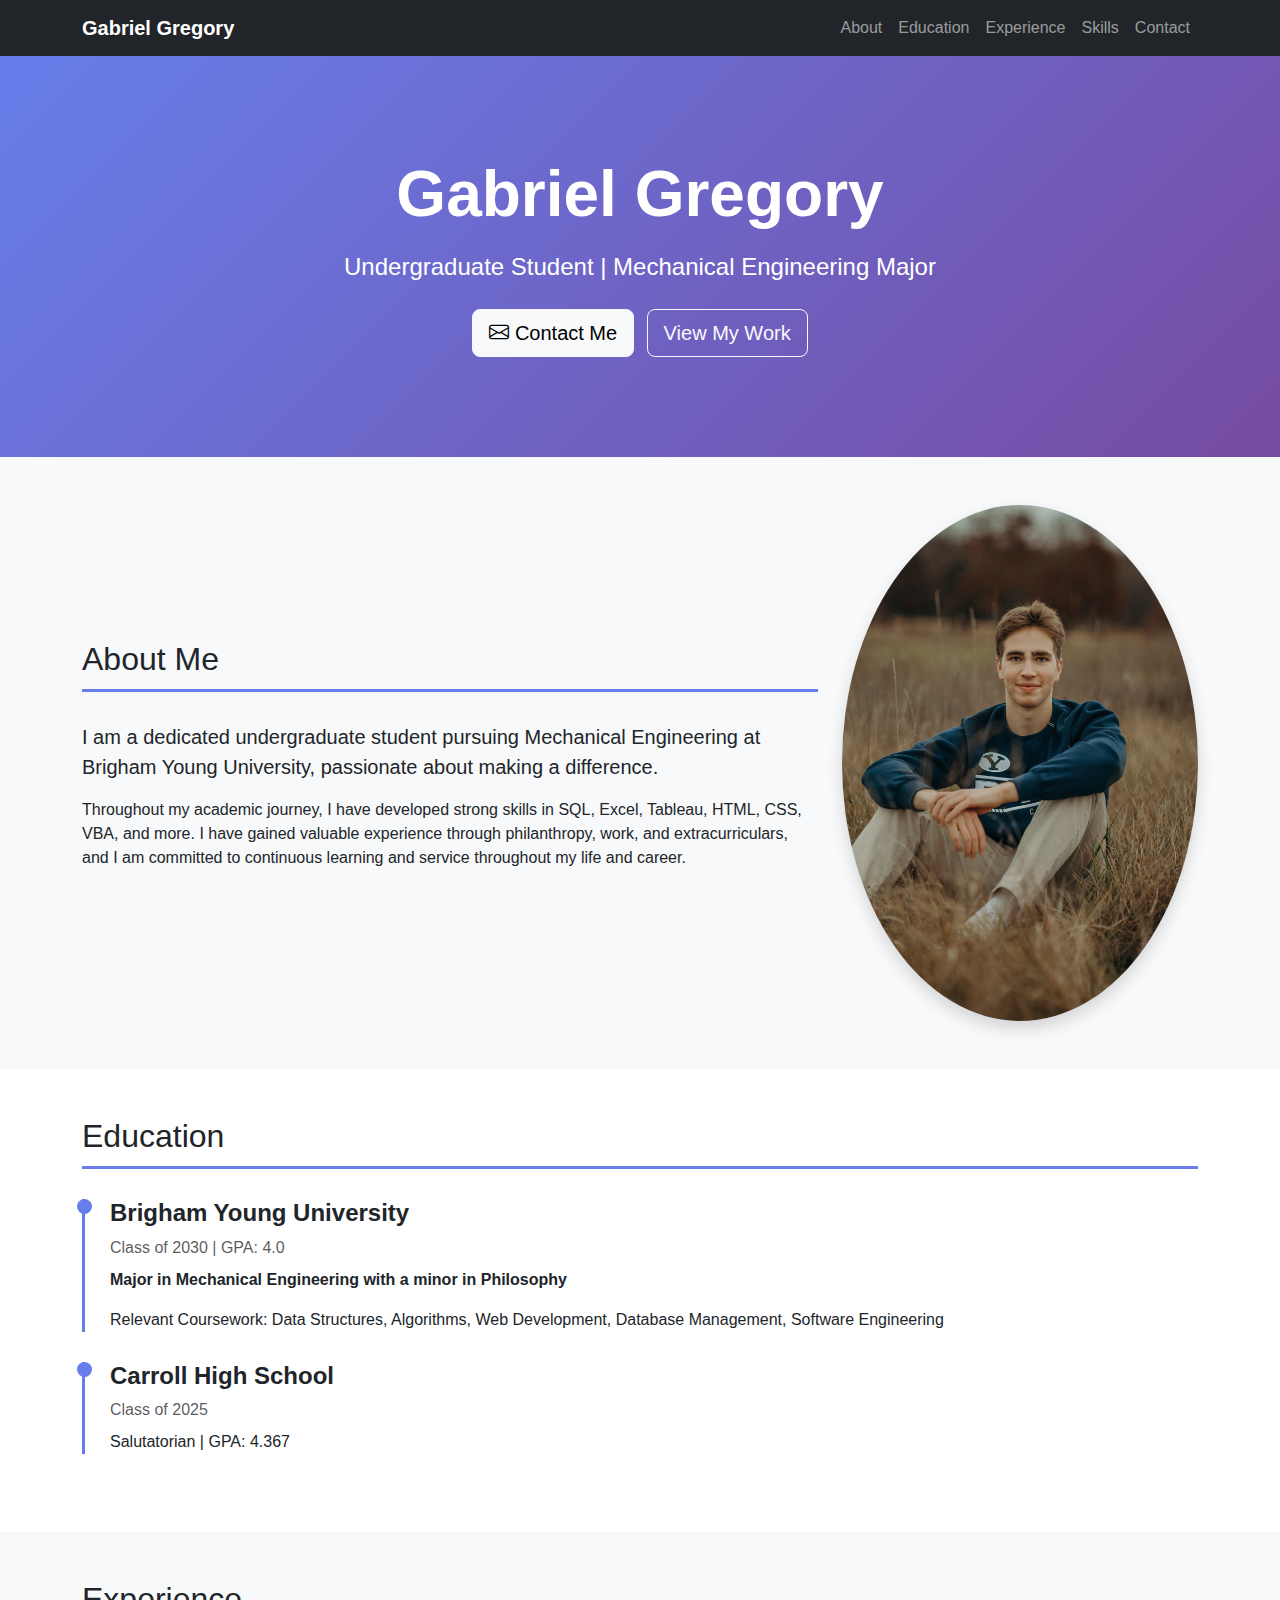
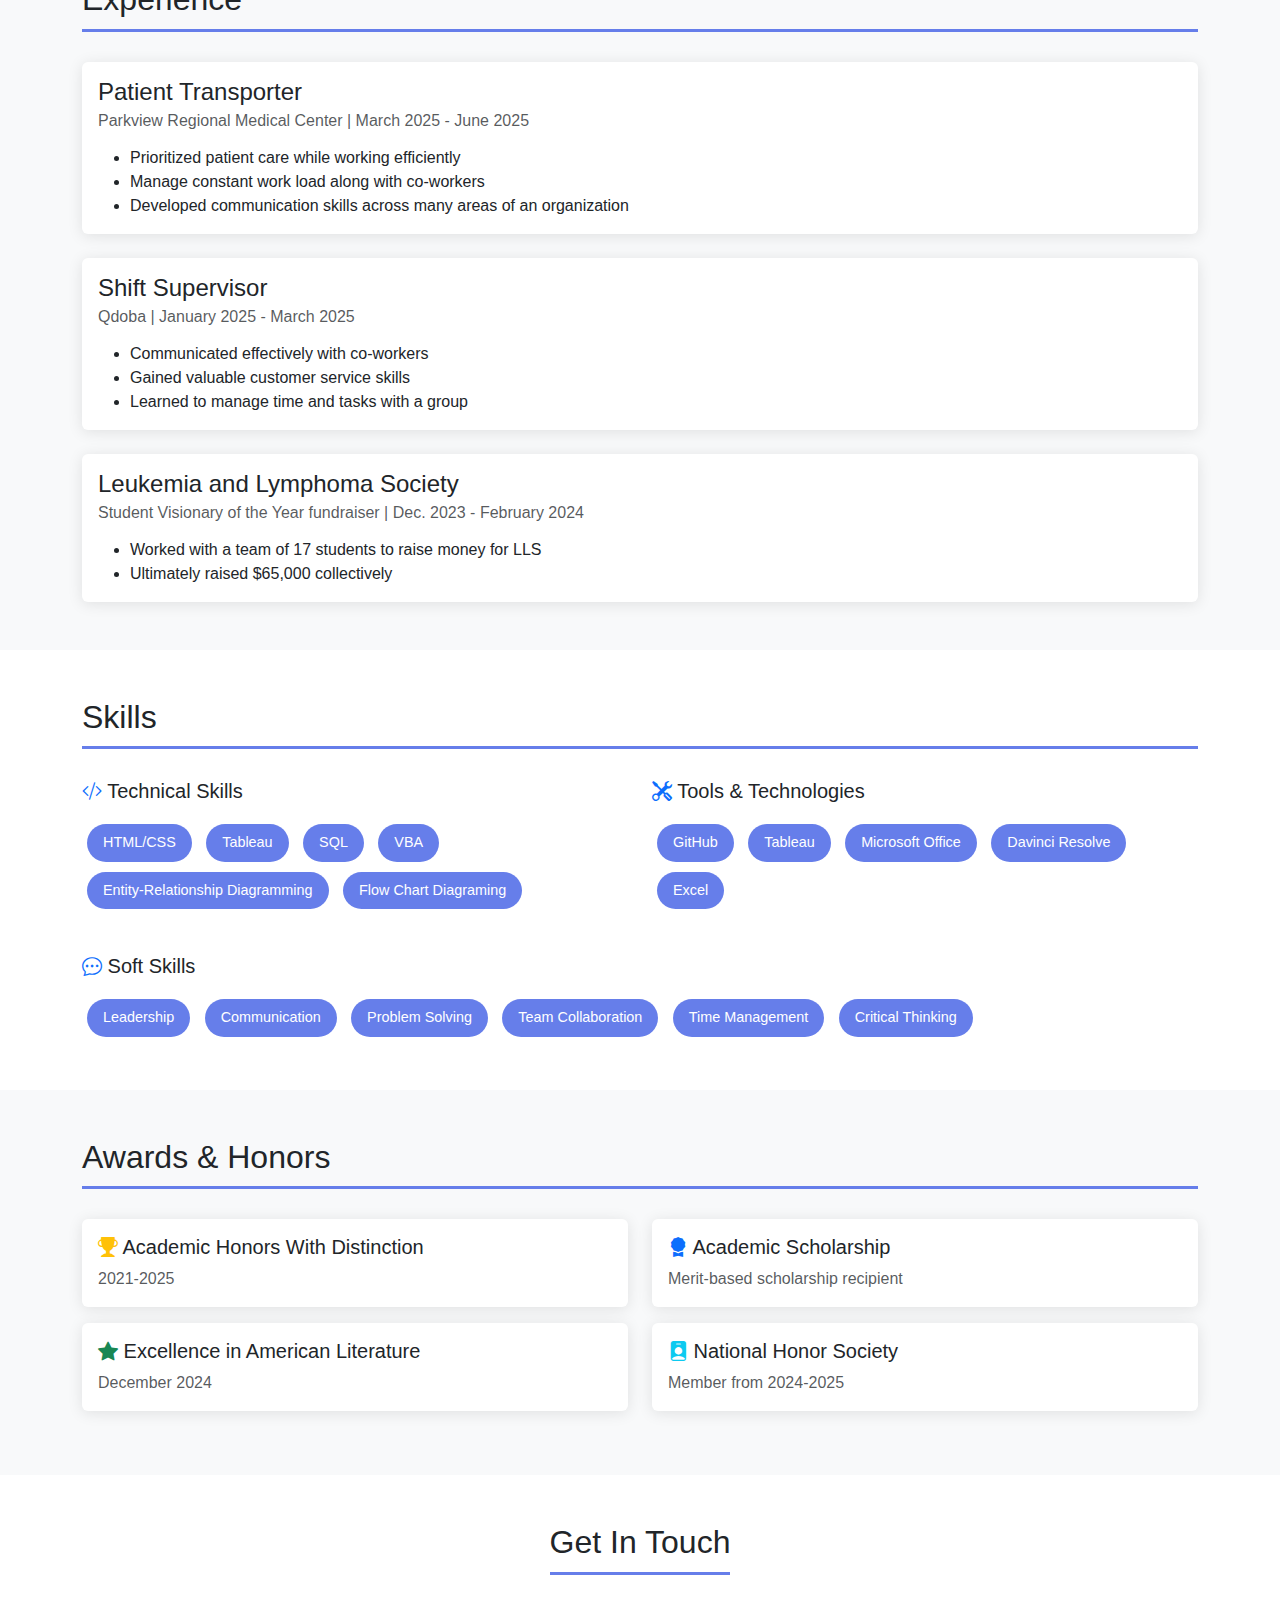
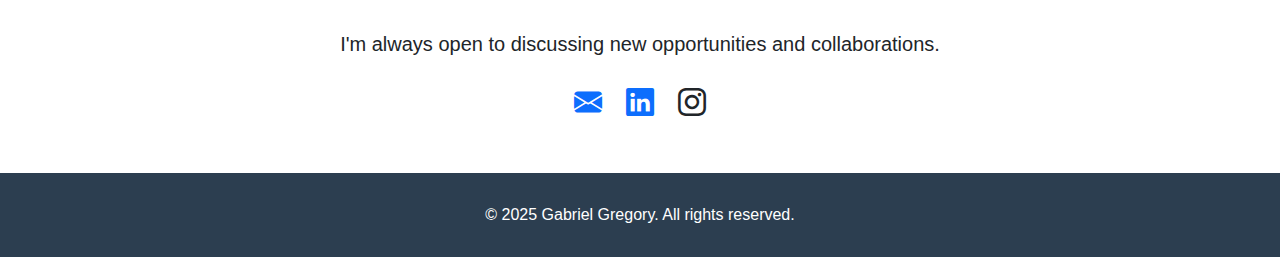
<file: index.html>
<!DOCTYPE html>
<html lang="en">
<head>
    <meta charset="UTF-8">
    <meta name="viewport" content="width=device-width, initial-scale=1.0">
    <title>Gabriel Gregory - Professional Portfolio</title>
    <!-- Bootstrap CSS -->
    <link href="https://cdn.jsdelivr.net/npm/bootstrap@5.3.0/dist/css/bootstrap.min.css" rel="stylesheet">
    <!-- Bootstrap Icons -->
    <link rel="stylesheet" href="https://cdn.jsdelivr.net/npm/bootstrap-icons@1.10.0/font/bootstrap-icons.css">
    <style>
        body {
            font-family: 'Segoe UI', Tahoma, Geneva, Verdana, sans-serif;
        }
        .hero-section {
            background: linear-gradient(135deg, #667eea 0%, #764ba2 100%);
            color: white;
            padding: 100px 0;
        }
        .section-title {
            border-bottom: 3px solid #667eea;
            padding-bottom: 10px;
            margin-bottom: 30px;
        }
        .skill-badge {
            display: inline-block;
            background: #667eea;
            color: white;
            padding: 8px 16px;
            border-radius: 20px;
            margin: 5px;
            font-size: 0.9em;
        }
        .timeline-item {
            border-left: 3px solid #667eea;
            padding-left: 25px;
            margin-bottom: 30px;
            position: relative;
        }
        .timeline-item::before {
            content: '';
            position: absolute;
            left: -8px;
            top: 0;
            width: 15px;
            height: 15px;
            background: #667eea;
            border-radius: 50%;
        }
        .card {
            border: none;
            box-shadow: 0 2px 15px rgba(0,0,0,0.1);
            transition: transform 0.3s ease;
        }
        .card:hover {
            transform: translateY(-5px);
        }
        footer {
            background: #2c3e50;
            color: white;
            padding: 30px 0;
        }
    </style>
</head>
<body>
    <!-- Navigation -->
    <nav class="navbar navbar-expand-lg navbar-dark bg-dark sticky-top">
        <div class="container">
            <a class="navbar-brand" href="#"><strong>Gabriel Gregory</strong></a>
            <button class="navbar-toggler" type="button" data-bs-toggle="collapse" data-bs-target="#navbarNav">
                <span class="navbar-toggler-icon"></span>
            </button>
            <div class="collapse navbar-collapse" id="navbarNav">
                <ul class="navbar-nav ms-auto">
                    <li class="nav-item"><a class="nav-link" href="#about">About</a></li>
                    <li class="nav-item"><a class="nav-link" href="#education">Education</a></li>
                    <li class="nav-item"><a class="nav-link" href="#experience">Experience</a></li>
                    <li class="nav-item"><a class="nav-link" href="#skills">Skills</a></li>
                    <li class="nav-item"><a class="nav-link" href="#contact">Contact</a></li>
                </ul>
            </div>
        </div>
    </nav>

    <!-- Hero Section -->
    <section class="hero-section text-center">
        <div class="container">
            <h1 class="display-3 fw-bold mb-3">Gabriel Gregory</h1>
            <p class="lead fs-4">Undergraduate Student | Mechanical Engineering Major</p>
            <div class="mt-4">
                <a href="#contact" class="btn btn-light btn-lg me-2"><i class="bi bi-envelope"></i> Contact Me</a>
                <a href="html/philosophy-scratch-page (1).html" class="btn btn-outline-light btn-lg">View My Work</a>
            </div>
        </div>
    </section>

    <!-- About Section -->
    <section id="about" class="py-5 bg-light">
        <div class="container">
            <div class="row align-items-center">
                <div class="col-lg-8">
                    <h2 class="section-title">About Me</h2>
                    <p class="lead">I am a dedicated undergraduate student pursuing Mechanical Engineering at Brigham Young University, passionate about making a difference.</p>
                    <p>Throughout my academic journey, I have developed strong skills in SQL, Excel, Tableau, HTML, CSS, VBA, and more. I have gained valuable experience through philanthropy, work, and extracurriculars, and I am committed to continuous learning and service throughout my life and career.</p>
                </div>
                <div class="col-lg-4 text-center">
                    <img src="images/DemoResumePic.JPG" alt="Profile" class="img-fluid rounded-circle shadow">
                </div>
            </div>
        </div>
    </section>

    <!-- Education Section -->
    <section id="education" class="py-5">
        <div class="container">
            <h2 class="section-title">Education</h2>
            <div class="timeline-item">
                <h4 class="fw-bold">Brigham Young University</h4>
                <p class="text-muted mb-2">Class of 2030 | GPA: 4.0</p>
                <p><strong>Major in Mechanical Engineering with a minor in Philosophy</strong></p>
                <p>Relevant Coursework: Data Structures, Algorithms, Web Development, Database Management, Software Engineering</p>
            </div>
            <div class="timeline-item">
                <h4 class="fw-bold">Carroll High School</h4>
                <p class="text-muted mb-2">Class of 2025</p>
                <p>Salutatorian | GPA: 4.367</p>
            </div>
        </div>
    </section>

    <!-- Experience Section -->
    <section id="experience" class="py-5 bg-light">
        <div class="container">
            <h2 class="section-title">Experience</h2>
            
            <div class="card mb-4">
                <div class="card-body">
                    <h4 class="card-title">Patient Transporter</h4>
                    <h6 class="card-subtitle mb-3 text-muted">Parkview Regional Medical Center | March 2025  - June 2025</h6>
                    <ul class="mb-0">
                        <li>Prioritized patient care while working efficiently</li>
                        <li>Manage constant work load along with co-workers</li>
                        <li>Developed communication skills across many areas of an organization</li>
                    </ul>
                </div>
            </div>

            <div class="card mb-4">
                <div class="card-body">
                    <h4 class="card-title">Shift Supervisor</h4>
                    <h6 class="card-subtitle mb-3 text-muted">Qdoba | January 2025 - March 2025</h6>
                    <ul class="mb-0">
                        <li>Communicated effectively with co-workers</li>
                        <li>Gained valuable customer service skills</li>
                        <li>Learned to manage time and tasks with a group</li>
                    </ul>
                </div>
            </div>

            <div class="card">
                <div class="card-body">
                    <h4 class="card-title">Leukemia and Lymphoma Society</h4>
                    <h6 class="card-subtitle mb-3 text-muted">Student Visionary of the Year fundraiser | Dec. 2023 - February 2024</h6>
                    <ul class="mb-0">
                        <li>Worked with a team of 17 students to raise money for LLS</li>
                        <li>Ultimately raised $65,000 collectively</li>
                    </ul>
                </div>
            </div>
        </div>
    </section>

    <!-- Skills Section -->
    <section id="skills" class="py-5">
        <div class="container">
            <h2 class="section-title">Skills</h2>
            <div class="row">
                <div class="col-md-6 mb-4">
                    <h5 class="mb-3"><i class="bi bi-code-slash text-primary"></i> Technical Skills</h5>
                    <div>
                        <span class="skill-badge">HTML/CSS</span>
                        <span class="skill-badge">Tableau</span>
                        <span class="skill-badge">SQL</span>
                        <span class="skill-badge">VBA</span>
                        <span class="skill-badge">Entity-Relationship Diagramming</span>
                        <span class="skill-badge">Flow Chart Diagraming</span>
                    </div>
                </div>
                <div class="col-md-6 mb-4">
                    <h5 class="mb-3"><i class="bi bi-tools text-primary"></i> Tools & Technologies</h5>
                    <div>
                        <span class="skill-badge">GitHub</span>
                        <span class="skill-badge">Tableau</span>
                        <span class="skill-badge">Microsoft Office</span>
                        <span class="skill-badge">Davinci Resolve</span>
                        <span class="skill-badge">Excel</span>
                    </div>
                </div>
            </div>
            <div class="row mt-3">
                <div class="col-md-12">
                    <h5 class="mb-3"><i class="bi bi-chat-dots text-primary"></i> Soft Skills</h5>
                    <div>
                        <span class="skill-badge">Leadership</span>
                        <span class="skill-badge">Communication</span>
                        <span class="skill-badge">Problem Solving</span>
                        <span class="skill-badge">Team Collaboration</span>
                        <span class="skill-badge">Time Management</span>
                        <span class="skill-badge">Critical Thinking</span>
                    </div>
                </div>
            </div>
        </div>
    </section>

    <!-- Awards & Honors Section -->
    <section id="awards" class="py-5 bg-light">
        <div class="container">
            <h2 class="section-title">Awards & Honors</h2>
            <div class="row">
                <div class="col-md-6 mb-3">
                    <div class="card h-100">
                        <div class="card-body">
                            <h5 class="card-title"><i class="bi bi-trophy-fill text-warning"></i> Academic Honors With Distinction</h5>
                            <p class="card-text text-muted">2021-2025</p>
                        </div>
                    </div>
                </div>
                <div class="col-md-6 mb-3">
                    <div class="card h-100">
                        <div class="card-body">
                            <h5 class="card-title"><i class="bi bi-award-fill text-primary"></i> Academic Scholarship</h5>
                            <p class="card-text text-muted">Merit-based scholarship recipient</p>
                        </div>
                    </div>
                </div>
                <div class="col-md-6 mb-3">
                    <div class="card h-100">
                        <div class="card-body">
                            <h5 class="card-title"><i class="bi bi-star-fill text-success"></i> Excellence in American Literature</h5>
                            <p class="card-text text-muted">December 2024</p>
                        </div>
                    </div>
                </div>
                <div class="col-md-6 mb-3">
                    <div class="card h-100">
                        <div class="card-body">
                            <h5 class="card-title"><i class="bi bi-person-badge-fill text-info"></i> National Honor Society</h5>
                            <p class="card-text text-muted">Member from 2024-2025</p>
                        </div>
                    </div>
                </div>
            </div>
        </div>
    </section>

    <!-- Contact Section -->
    <section id="contact" class="py-5">
        <div class="container text-center">
            <h2 class="section-title d-inline-block">Get In Touch</h2>
            <p class="lead mt-4 mb-4">I'm always open to discussing new opportunities and collaborations.</p>
            <div class="row justify-content-center">
                <div class="col-md-8">
                    <div class="d-flex justify-content-center gap-4 fs-3">
                        <a href="mailto:grgregory012@gmail.com" class="text-decoration-none text-primary">
                            <i class="bi bi-envelope-fill"></i>
                        </a>
                        <a href="https://linkedin.com/in/gabriel-gregory-2b053a394/" class="text-decoration-none text-primary" target="_blank">
                            <i class="bi bi-linkedin"></i>
                        </a>
                        <a href="https://instagram.com/gabe.gregs" class="text-decoration-none text-dark" target="_blank">
                            <i class="bi bi-instagram"></i>
                        </a>
                    </div>
                </div>
            </div>
        </div>
    </section>

    <!-- Footer -->
    <footer class="text-center">
        <div class="container">
            <p class="mb-0">&copy; 2025 Gabriel Gregory. All rights reserved.</p>
        </div>
    </footer>

    <!-- Bootstrap JS -->
    <script src="https://cdn.jsdelivr.net/npm/bootstrap@5.3.0/dist/js/bootstrap.bundle.min.js"></script>
</body>
</html>
</file>
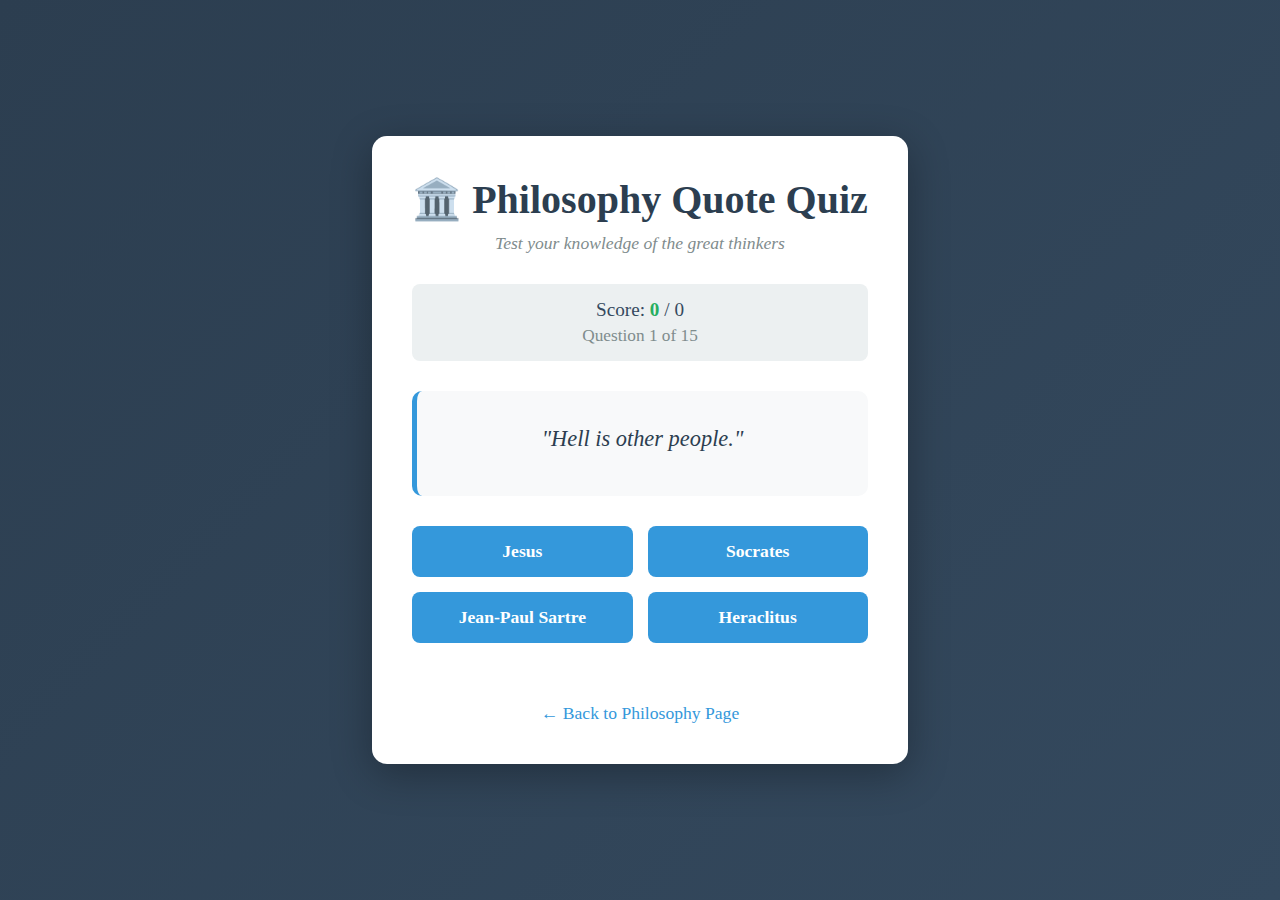
<file: html/philosophy-quiz-app.html>
<!DOCTYPE html>
<html lang="en">
<head>
    <meta charset="UTF-8">
    <meta name="viewport" content="width=device-width, initial-scale=1.0">
    <title>Philosophy Quote Quiz</title>
    <style>
        * {
            margin: 0;
            padding: 0;
            box-sizing: border-box;
        }

        body {
            font-family: 'Georgia', 'Times New Roman', serif;
            background: linear-gradient(135deg, #2c3e50 0%, #34495e 100%);
            min-height: 100vh;
            display: flex;
            justify-content: center;
            align-items: center;
            padding: 20px;
        }

        .container {
            max-width: 800px;
            background: white;
            border-radius: 15px;
            box-shadow: 0 10px 40px rgba(0,0,0,0.3);
            padding: 40px;
            text-align: center;
        }

        h1 {
            color: #2c3e50;
            font-size: 2.5em;
            margin-bottom: 10px;
        }

        .subtitle {
            color: #7f8c8d;
            font-style: italic;
            margin-bottom: 30px;
            font-size: 1.1em;
        }

        .score-board {
            background: #ecf0f1;
            padding: 15px;
            border-radius: 8px;
            margin-bottom: 30px;
            font-size: 1.2em;
            color: #34495e;
        }

        .score-board strong {
            color: #27ae60;
        }

        .progress-info {
            color: #7f8c8d;
            font-size: 0.9em;
            margin-top: 5px;
        }

        .quote-container {
            background: #f8f9fa;
            padding: 30px;
            border-radius: 10px;
            margin-bottom: 30px;
            border-left: 5px solid #3498db;
        }

        .quote-text {
            font-size: 1.4em;
            font-style: italic;
            color: #2c3e50;
            line-height: 1.6;
            margin-bottom: 10px;
        }

        .philosopher-buttons {
            display: grid;
            grid-template-columns: repeat(auto-fit, minmax(200px, 1fr));
            gap: 15px;
            margin-bottom: 30px;
        }

        .philosopher-btn {
            background: #3498db;
            color: white;
            border: none;
            padding: 15px 25px;
            font-size: 1.1em;
            font-family: 'Georgia', serif;
            border-radius: 8px;
            cursor: pointer;
            transition: all 0.3s ease;
            font-weight: bold;
        }

        .philosopher-btn:hover {
            background: #2980b9;
            transform: translateY(-2px);
            box-shadow: 0 4px 12px rgba(52, 152, 219, 0.4);
        }

        .philosopher-btn:active {
            transform: translateY(0);
        }

        .philosopher-btn.correct {
            background: #27ae60;
            animation: pulse 0.5s;
        }

        .philosopher-btn.incorrect {
            background: #e74c3c;
            animation: shake 0.5s;
        }

        @keyframes pulse {
            0%, 100% { transform: scale(1); }
            50% { transform: scale(1.05); }
        }

        @keyframes shake {
            0%, 100% { transform: translateX(0); }
            25% { transform: translateX(-10px); }
            75% { transform: translateX(10px); }
        }

        .result-message {
            font-size: 1.3em;
            padding: 20px;
            border-radius: 8px;
            margin-bottom: 20px;
            font-weight: bold;
        }

        .result-message.correct {
            background: #d4edda;
            color: #155724;
            border: 2px solid #c3e6cb;
        }

        .result-message.incorrect {
            background: #f8d7da;
            color: #721c24;
            border: 2px solid #f5c6cb;
        }

        .philosopher-info {
            background: #e8f4f8;
            padding: 20px;
            border-radius: 8px;
            margin-top: 20px;
            text-align: left;
            border-left: 4px solid #3498db;
        }

        .philosopher-info h3 {
            color: #2c3e50;
            margin-bottom: 10px;
        }

        .philosopher-info p {
            color: #34495e;
            line-height: 1.6;
        }

        .paradox-section {
            background: #fff3cd;
            border: 2px solid #ffc107;
            border-radius: 8px;
            padding: 20px;
            margin-top: 20px;
            text-align: left;
        }

        .paradox-section h3 {
            color: #856404;
            margin-bottom: 10px;
            display: flex;
            align-items: center;
            gap: 10px;
        }

        .paradox-section p {
            color: #856404;
            line-height: 1.6;
            font-style: italic;
        }

        .next-btn {
            background: #27ae60;
            color: white;
            border: none;
            padding: 15px 40px;
            font-size: 1.2em;
            font-family: 'Georgia', serif;
            border-radius: 8px;
            cursor: pointer;
            font-weight: bold;
            transition: all 0.3s ease;
        }

        .next-btn:hover {
            background: #229954;
            transform: translateY(-2px);
            box-shadow: 0 4px 12px rgba(39, 174, 96, 0.4);
        }

        .completion-message {
            background: #d1ecf1;
            border: 2px solid #17a2b8;
            color: #0c5460;
            padding: 30px;
            border-radius: 10px;
            margin: 20px 0;
        }

        .completion-message h2 {
            margin-bottom: 15px;
        }

        .restart-btn {
            background: #17a2b8;
            color: white;
            border: none;
            padding: 15px 40px;
            font-size: 1.2em;
            font-family: 'Georgia', serif;
            border-radius: 8px;
            cursor: pointer;
            font-weight: bold;
            transition: all 0.3s ease;
            margin-top: 15px;
        }

        .restart-btn:hover {
            background: #138496;
            transform: translateY(-2px);
            box-shadow: 0 4px 12px rgba(23, 162, 184, 0.4);
        }

        .back-link {
            display: inline-block;
            margin-top: 30px;
            color: #3498db;
            text-decoration: none;
            font-size: 1.1em;
            transition: color 0.3s ease;
        }

        .back-link:hover {
            color: #2980b9;
            text-decoration: underline;
        }

        .hidden {
            display: none;
        }
    </style>
</head>
<body>
    <div class="container">
        <h1>🏛️ Philosophy Quote Quiz</h1>
        <p class="subtitle">Test your knowledge of the great thinkers</p>
        
        <div class="score-board">
            Score: <strong><span id="score">0</span></strong> / <span id="total">0</span>
            <div class="progress-info">Question <span id="question-num">1</span> of <span id="total-questions">15</span></div>
        </div>

        <div id="quiz-area">
            <div class="quote-container">
                <div class="quote-text" id="quote-text">"Loading quote..."</div>
            </div>

            <div class="philosopher-buttons" id="options-container"></div>

            <div id="result-area" class="hidden"></div>

            <button id="next-btn" class="next-btn hidden">Next Quote →</button>
        </div>

        <a href="philosophy-scratch-page (1).html" class="back-link">← Back to Philosophy Page</a>
    </div>

    <script>
        const quotes = [
            {
                text: "I think, therefore I am.",
                philosopher: "René Descartes",
                info: "Descartes (1596-1650) was a French philosopher and mathematician. This famous statement from his 'Discourse on Method' represents his attempt to find absolute certainty through radical doubt."
            },
            {
                text: "The unexamined life is not worth living.",
                philosopher: "Socrates",
                info: "Socrates (470-399 BCE) was a classical Greek philosopher credited as the founder of Western philosophy. He emphasized self-knowledge and the Socratic method of questioning."
            },
            {
                text: "Man is condemned to be free.",
                philosopher: "Jean-Paul Sartre",
                info: "Sartre (1905-1980) was a French existentialist philosopher. This quote reflects his belief that humans have absolute freedom to choose, and with that freedom comes inescapable responsibility."
            },
            {
                text: "God is dead. God remains dead. And we have killed him.",
                philosopher: "Friedrich Nietzsche",
                info: "Nietzsche (1844-1900) was a German philosopher who challenged traditional morality. This provocative statement reflects the decline of religious faith in modern society."
            },
            {
                text: "I know that I know nothing.",
                philosopher: "Socrates",
                info: "This paradoxical statement embodies Socratic wisdom—recognizing the limits of one's own knowledge is the beginning of true wisdom."
            },
            {
                text: "To be is to be perceived.",
                philosopher: "George Berkeley",
                info: "Berkeley (1685-1753) was an Irish philosopher who argued that material objects only exist as perceptions in minds. This is the core of his idealist philosophy."
            },
            {
                text: "Hell is other people.",
                philosopher: "Jean-Paul Sartre",
                info: "From Sartre's play 'No Exit,' this often-misunderstood quote suggests that other people's judgments can trap us and prevent authentic self-definition."
            },
            {
                text: "You have power over your mind - not outside events. Realize this, and you will find strength.",
                philosopher: "Marcus Aurelius",
                info: "Marcus Aurelius (121-180 CE) was a Roman Emperor and Stoic philosopher. His 'Meditations' emphasized controlling one's thoughts and reactions to external circumstances."
            },
            {
                text: "He who has a why to live can bear almost any how.",
                philosopher: "Friedrich Nietzsche",
                info: "This quote emphasizes the importance of finding meaning and purpose in life as a source of resilience through suffering."
            },
            {
                text: "One cannot step twice in the same river.",
                philosopher: "Heraclitus",
                info: "Heraclitus (535-475 BCE) was a pre-Socratic Greek philosopher known for his doctrine of change. This quote illustrates his belief that everything is in constant flux."
            },
            {
                text: "The only true wisdom is in knowing you know nothing.",
                philosopher: "Socrates",
                info: "Another formulation of Socratic wisdom, emphasizing intellectual humility and the endless pursuit of knowledge."
            },
            {
                text: "We are what we repeatedly do. Excellence, then, is not an act, but a habit.",
                philosopher: "Aristotle",
                info: "Aristotle (384-322 BCE) emphasized virtue ethics and the cultivation of good character through habitual practice of virtue."
            },
            {
                text: "Do unto others as you would have them do unto you.",
                philosopher: "Jesus",
                info: "Jesus of Nazareth (c. 4 BCE - c. 30 CE) taught this Golden Rule as a fundamental ethical principle in the Sermon on the Mount."
            },
            {
                text: "Love your enemies and pray for those who persecute you.",
                philosopher: "Jesus",
                info: "This radical teaching from the Sermon on the Mount calls for unconditional love and forgiveness, transcending natural human reactions."
            },
            {
                text: "That which does not kill us makes us stronger.",
                philosopher: "Friedrich Nietzsche",
                info: "From 'Twilight of the Idols,' this quote reflects Nietzsche's belief in the value of struggle and adversity in personal growth."
            }
        ];

        const paradoxes = [
            {
                title: "The Ship of Theseus",
                text: "If all the parts of a ship are gradually replaced over time, is it still the same ship? And if the original parts are reassembled, which is the 'real' ship?"
            },
            {
                title: "The Liar's Paradox",
                text: "Consider the statement: 'This sentence is false.' If it's true, then it must be false. But if it's false, then it must be true. What is its truth value?"
            },
            {
                title: "Zeno's Paradox of Achilles",
                text: "Achilles races a tortoise with a head start. By the time Achilles reaches where the tortoise was, it has moved forward. This repeats infinitely. Can Achilles ever catch up?"
            },
            {
                title: "The Problem of Evil",
                text: "If God is all-powerful, all-knowing, and all-good, why does evil exist? Can these divine attributes be reconciled with the existence of suffering?"
            },
            {
                title: "The Trolley Problem",
                text: "A runaway trolley will kill five people. You can pull a lever to divert it, but it will kill one person instead. Is it morally right to pull the lever?"
            },
            {
                title: "Newcomb's Paradox",
                text: "An omniscient being predicts your choice between two boxes. Taking both seems rational, but taking one has always resulted in more money. What should you do?"
            }
        ];

        const allPhilosophers = [
            "Socrates", "Aristotle", "Marcus Aurelius", "Friedrich Nietzsche", 
            "Heraclitus", "Jesus", "René Descartes", "Jean-Paul Sartre", 
            "George Berkeley", "Immanuel Kant", "Plato", "John Locke"
        ];

        let availableQuotes = [];
        let currentQuote;
        let score = 0;
        let totalAnswered = 0;
        let answeredThisRound = false;

        function initializeQuotePool() {
            availableQuotes = [...quotes];
            shuffleArray(availableQuotes);
        }

        function shuffleArray(array) {
            for (let i = array.length - 1; i > 0; i--) {
                const j = Math.floor(Math.random() * (i + 1));
                [array[i], array[j]] = [array[j], array[i]];
            }
        }

        function getNextQuote() {
            if (availableQuotes.length === 0) {
                showCompletionMessage();
                return null;
            }
            return availableQuotes.pop();
        }

        function getRandomParadox() {
            return paradoxes[Math.floor(Math.random() * paradoxes.length)];
        }

        function getRandomOptions(correctAnswer) {
            const options = [correctAnswer];
            const otherPhilosophers = allPhilosophers.filter(p => p !== correctAnswer);
            
            while (options.length < 4) {
                const random = otherPhilosophers[Math.floor(Math.random() * otherPhilosophers.length)];
                if (!options.includes(random)) {
                    options.push(random);
                }
            }
            
            return options.sort(() => Math.random() - 0.5);
        }

        function displayQuote() {
            currentQuote = getNextQuote();
            
            if (!currentQuote) return;
            
            answeredThisRound = false;
            
            document.getElementById('quote-text').textContent = `"${currentQuote.text}"`;
            document.getElementById('result-area').innerHTML = '';
            document.getElementById('result-area').classList.add('hidden');
            document.getElementById('next-btn').classList.add('hidden');
            document.getElementById('question-num').textContent = totalAnswered + 1;
            document.getElementById('total-questions').textContent = quotes.length;
            
            const options = getRandomOptions(currentQuote.philosopher);
            const optionsContainer = document.getElementById('options-container');
            optionsContainer.innerHTML = '';
            
            options.forEach(philosopher => {
                const btn = document.createElement('button');
                btn.className = 'philosopher-btn';
                btn.textContent = philosopher;
                btn.onclick = () => checkAnswer(philosopher, btn);
                optionsContainer.appendChild(btn);
            });
        }

        function checkAnswer(selected, btn) {
            if (answeredThisRound) return;
            
            answeredThisRound = true;
            totalAnswered++;
            
            const buttons = document.querySelectorAll('.philosopher-btn');
            buttons.forEach(b => b.style.pointerEvents = 'none');
            
            const resultArea = document.getElementById('result-area');
            resultArea.classList.remove('hidden');
            
            if (selected === currentQuote.philosopher) {
                score++;
                btn.classList.add('correct');
                resultArea.innerHTML = `
                    <div class="result-message correct">
                        ✓ Correct! That was ${currentQuote.philosopher}!
                    </div>
                    <div class="philosopher-info">
                        <h3>About ${currentQuote.philosopher}:</h3>
                        <p>${currentQuote.info}</p>
                    </div>
                `;
            } else {
                btn.classList.add('incorrect');
                buttons.forEach(b => {
                    if (b.textContent === currentQuote.philosopher) {
                        b.classList.add('correct');
                    }
                });
                resultArea.innerHTML = `
                    <div class="result-message incorrect">
                        ✗ Not quite! The correct answer was ${currentQuote.philosopher}.
                    </div>
                    <div class="philosopher-info">
                        <h3>About ${currentQuote.philosopher}:</h3>
                        <p>${currentQuote.info}</p>
                    </div>
                `;
            }
            
            const paradox = getRandomParadox();
            resultArea.innerHTML += `
                <div class="paradox-section">
                    <h3>🤔 Food for Thought: ${paradox.title}</h3>
                    <p>${paradox.text}</p>
                </div>
            `;
            
            document.getElementById('score').textContent = score;
            document.getElementById('total').textContent = totalAnswered;
            document.getElementById('next-btn').classList.remove('hidden');
        }

        function showCompletionMessage() {
            const quizArea = document.getElementById('quiz-area');
            const percentage = Math.round((score / quotes.length) * 100);
            
            let message = '';
            if (percentage === 100) {
                message = "Perfect score! You're a true philosophy master! 🏆";
            } else if (percentage >= 80) {
                message = "Excellent work! You know your philosophers well! 🌟";
            } else if (percentage >= 60) {
                message = "Good job! You have a solid understanding of philosophy! 📚";
            } else {
                message = "Keep learning! Philosophy is a lifelong journey! 💭";
            }
            
            quizArea.innerHTML = `
                <div class="completion-message">
                    <h2>🎉 Quiz Complete!</h2>
                    <p style="font-size: 1.3em; margin: 15px 0;">Final Score: <strong>${score} / ${quotes.length}</strong> (${percentage}%)</p>
                    <p style="font-size: 1.1em;">${message}</p>
                    <button class="restart-btn" onclick="restartQuiz()">Play Again</button>
                </div>
            `;
        }

        function restartQuiz() {
            score = 0;
            totalAnswered = 0;
            document.getElementById('score').textContent = score;
            document.getElementById('total').textContent = totalAnswered;
            
            const quizArea = document.getElementById('quiz-area');
            quizArea.innerHTML = `
                <div class="quote-container">
                    <div class="quote-text" id="quote-text">"Loading quote..."</div>
                </div>
                <div class="philosopher-buttons" id="options-container"></div>
                <div id="result-area" class="hidden"></div>
                <button id="next-btn" class="next-btn hidden">Next Quote →</button>
            `;
            
            document.getElementById('next-btn').onclick = displayQuote;
            
            initializeQuotePool();
            displayQuote();
        }

        document.getElementById('next-btn').onclick = displayQuote;

        // Initialize the quiz
        initializeQuotePool();
        displayQuote();
    </script>
</body>
</html>
</file>
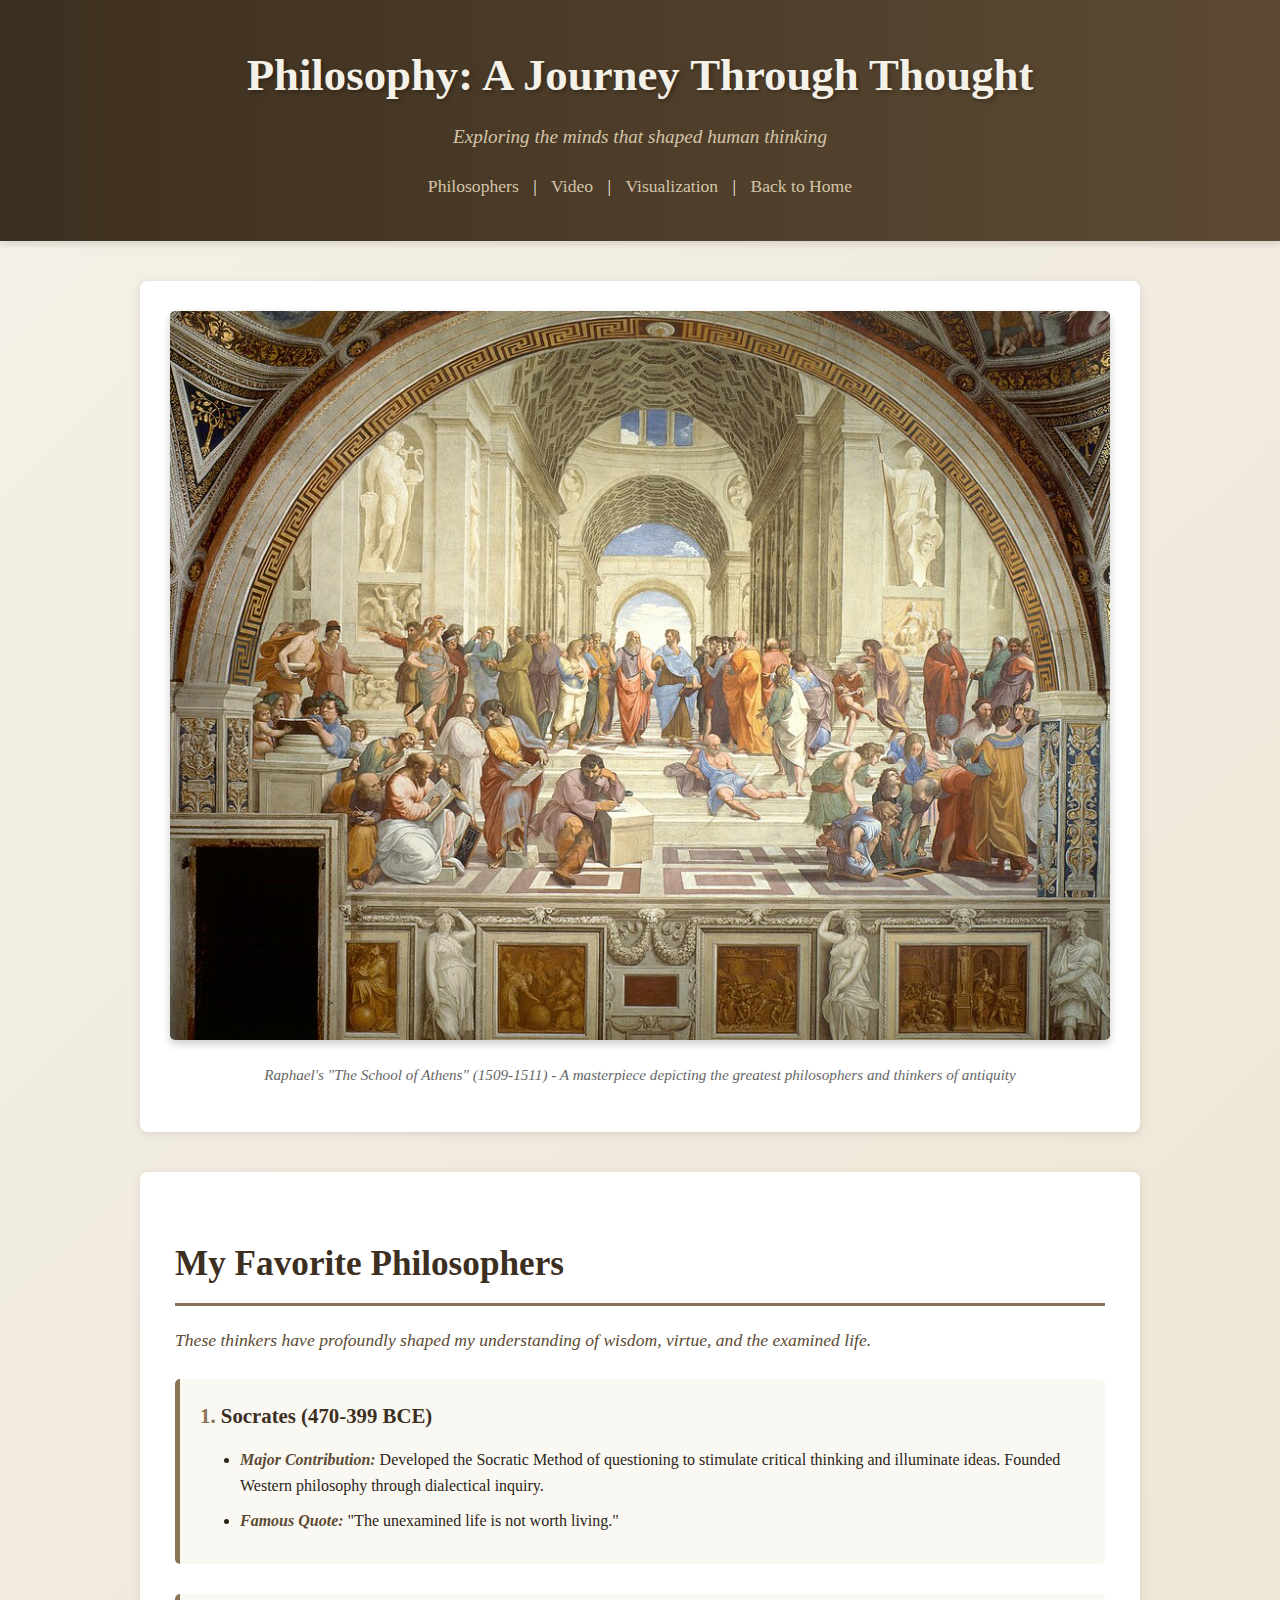
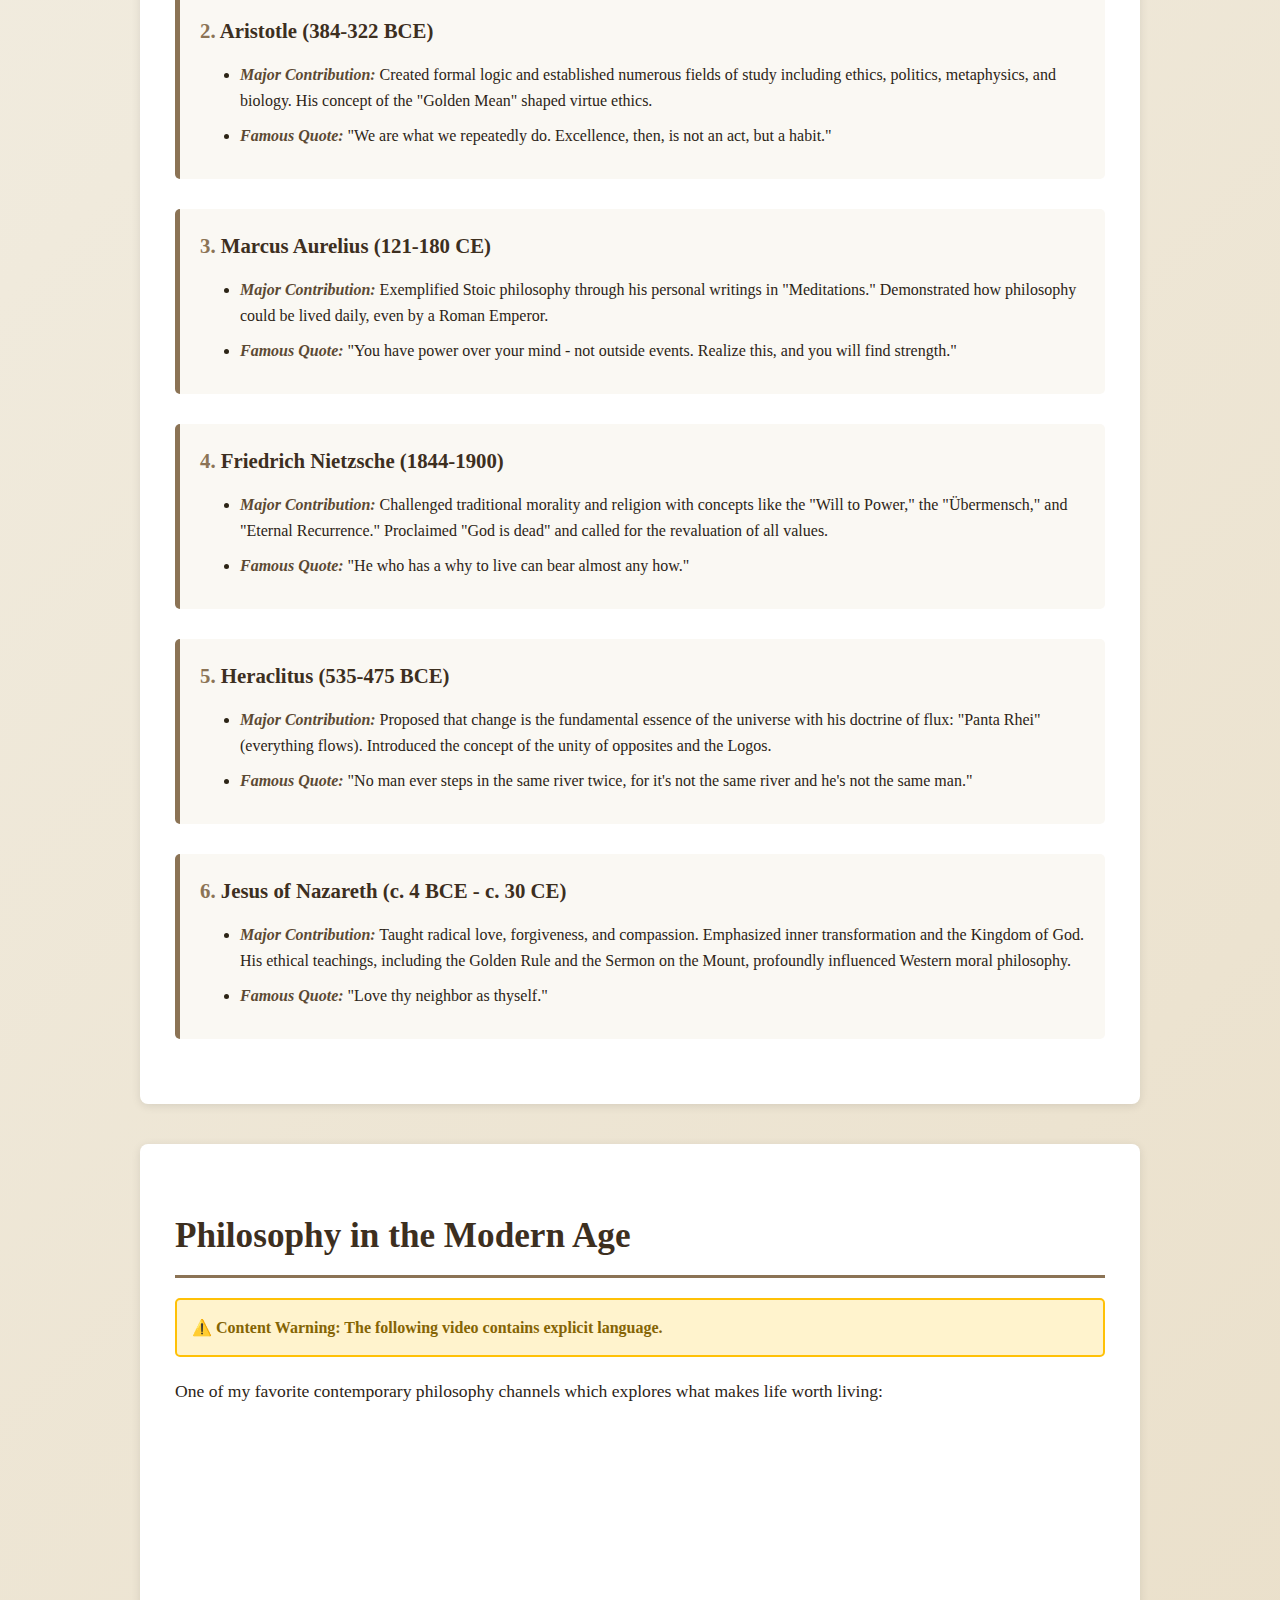
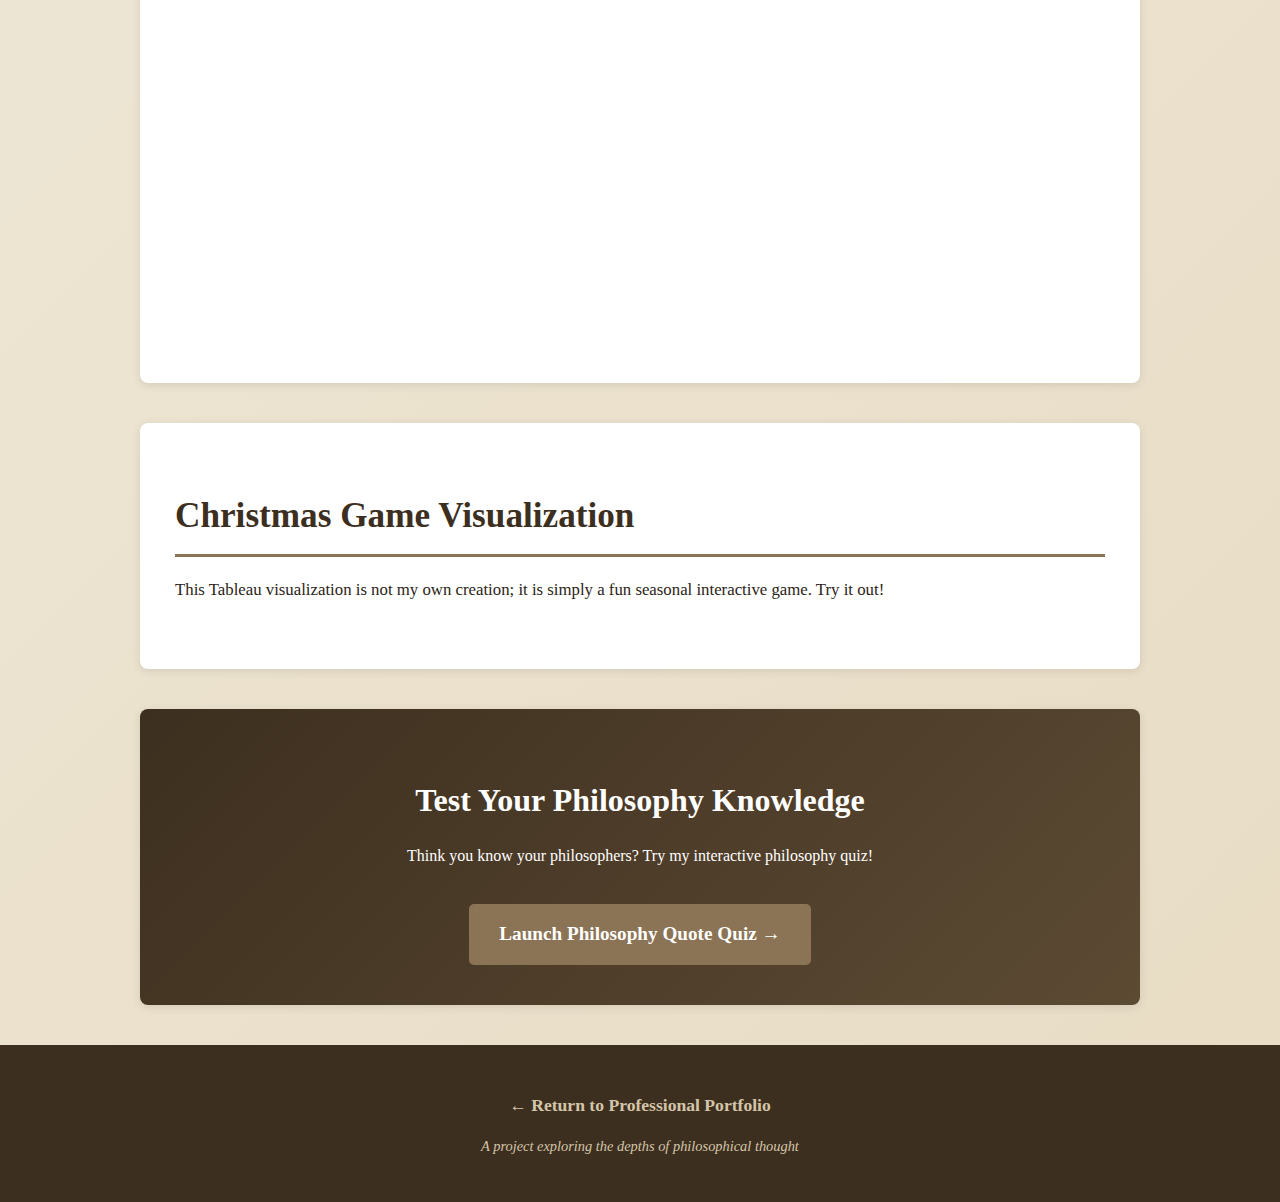
<file: html/philosophy-scratch-page (1).html>
<!DOCTYPE html>
<html lang="en">
<head>
    <meta charset="UTF-8">
    <meta name="viewport" content="width=device-width, initial-scale=1.0">
    <title>Philosophy: A Journey Through Time</title>
    <link rel="stylesheet" href="../css/philosophy-stylesheet.css">
</head>
<body>
    <div class="header-section">
        <h1>Philosophy: A Journey Through Thought</h1>
        <p class="subtitle">Exploring the minds that shaped human thinking</p>
        <nav class="quick-nav">
            <a href="#philosophers">Philosophers</a> | 
            <a href="#video">Video</a> | 
            <a href="#visualization">Visualization</a> | 
            <a href="../index.html">Back to Home</a>
        </nav>
    </div>

    <div class="content-container">
        <div class="intro-section">
            <img src="../images/SchoolOfAthens.jpg" 
                 alt="The School of Athens by Raphael" 
                 height="400"
                 class="hero-image">
            <p class="image-caption">Raphael's "The School of Athens" (1509-1511) - A masterpiece depicting the greatest philosophers and thinkers of antiquity</p>
        </div>

        <div class="philosophers-section" id="philosophers">
            <h2>My Favorite Philosophers</h2>
            <p class="section-intro">These thinkers have profoundly shaped my understanding of wisdom, virtue, and the examined life.</p>
            
            <ol class="philosopher-list">
                <li>
                    <strong>Socrates (470-399 BCE)</strong>
                    <ul>
                        <li><em>Major Contribution:</em> Developed the Socratic Method of questioning to stimulate critical thinking and illuminate ideas. Founded Western philosophy through dialectical inquiry.</li>
                        <li><em>Famous Quote:</em> "The unexamined life is not worth living."</li>
                    </ul>
                </li>
                
                <li>
                    <strong>Aristotle (384-322 BCE)</strong>
                    <ul>
                        <li><em>Major Contribution:</em> Created formal logic and established numerous fields of study including ethics, politics, metaphysics, and biology. His concept of the "Golden Mean" shaped virtue ethics.</li>
                        <li><em>Famous Quote:</em> "We are what we repeatedly do. Excellence, then, is not an act, but a habit."</li>
                    </ul>
                </li>
                
                <li>
                    <strong>Marcus Aurelius (121-180 CE)</strong>
                    <ul>
                        <li><em>Major Contribution:</em> Exemplified Stoic philosophy through his personal writings in "Meditations." Demonstrated how philosophy could be lived daily, even by a Roman Emperor.</li>
                        <li><em>Famous Quote:</em> "You have power over your mind - not outside events. Realize this, and you will find strength."</li>
                    </ul>
                </li>
                
                <li>
                    <strong>Friedrich Nietzsche (1844-1900)</strong>
                    <ul>
                        <li><em>Major Contribution:</em> Challenged traditional morality and religion with concepts like the "Will to Power," the "Übermensch," and "Eternal Recurrence." Proclaimed "God is dead" and called for the revaluation of all values.</li>
                        <li><em>Famous Quote:</em> "He who has a why to live can bear almost any how."</li>
                    </ul>
                </li>
                
                <li>
                    <strong>Heraclitus (535-475 BCE)</strong>
                    <ul>
                        <li><em>Major Contribution:</em> Proposed that change is the fundamental essence of the universe with his doctrine of flux: "Panta Rhei" (everything flows). Introduced the concept of the unity of opposites and the Logos.</li>
                        <li><em>Famous Quote:</em> "No man ever steps in the same river twice, for it's not the same river and he's not the same man."</li>
                    </ul>
                </li>
                
                <li>
                    <strong>Jesus of Nazareth (c. 4 BCE - c. 30 CE)</strong>
                    <ul>
                        <li><em>Major Contribution:</em> Taught radical love, forgiveness, and compassion. Emphasized inner transformation and the Kingdom of God. His ethical teachings, including the Golden Rule and the Sermon on the Mount, profoundly influenced Western moral philosophy.</li>
                        <li><em>Famous Quote:</em> "Love thy neighbor as thyself."</li>
                    </ul>
                </li>
            </ol>
        </div>

        <div class="video-section" id="video">
            <h2>Philosophy in the Modern Age</h2>
            <div class="warning-box">
                ⚠️ <strong>Content Warning:</strong> The following video contains explicit language.
            </div>
            <p class="video-intro">One of my favorite contemporary philosophy channels which explores what makes life worth living:</p>
            <div class="video-wrapper">
                <iframe width="560" height="315" 
                src="https://www.youtube.com/embed/N29Qd82Gbdc?si=YaiPM3BcgzUASWYY" 
                title="YouTube video player" 
                frameborder="0" 
                allow="accelerometer; autoplay; clipboard-write; encrypted-media; gyroscope; picture-in-picture; web-share" 
                referrerpolicy="strict-origin-when-cross-origin" 
                allowfullscreen></iframe>
            </div>
        </div>

        <!-- =========================
     Visualization Section
========================= -->
<div class="visualization-section" id="visualization">
    <h2>Christmas Game Visualization</h2>
    <p class="viz-intro">
        This Tableau visualization is not my own creation; it is simply a fun
        seasonal interactive game. Try it out!
    </p>

    <div class="tableau-wrapper">
        <div class="tableauPlaceholder" id="viz1765932141502" style="position: relative;">
            <noscript>
                <a href="#">
                    <img
                        alt="Start"
                        src="https://public.tableau.com/static/images/Xm/XmasEscapeRoom/Start/1_rss.png"
                        style="border: none;"
                    />
                </a>
            </noscript>

            <object class="tableauViz" style="display: none;">
                <param name="host_url" value="https://public.tableau.com/" />
                <param name="embed_code_version" value="3" />
                <param name="site_root" value="" />
                <param name="name" value="XmasEscapeRoom/Start" />
                <param name="tabs" value="no" />
                <param name="toolbar" value="yes" />
                <param
                    name="static_image"
                    value="https://public.tableau.com/static/images/Xm/XmasEscapeRoom/Start/1.png"
                />
                <param name="animate_transition" value="yes" />
                <param name="display_static_image" value="yes" />
                <param name="display_spinner" value="yes" />
                <param name="display_overlay" value="yes" />
                <param name="display_count" value="yes" />
                <param name="language" value="en-US" />
            </object>
        </div>
    </div>

    <script type="text/javascript">
        var divElement = document.getElementById("viz1765932141502");
        var vizElement = divElement.getElementsByTagName("object")[0];

        var containerWidth = divElement.parentElement.offsetWidth;
        var maxWidth = Math.min(containerWidth - 40, 900);
        var aspectRatio = 1027 / 1400;

        vizElement.style.width = maxWidth + "px";
        vizElement.style.height = Math.round(maxWidth * aspectRatio) + "px";

        var scriptElement = document.createElement("script");
        scriptElement.src =
            "https://public.tableau.com/javascripts/api/viz_v1.js";
        vizElement.parentNode.insertBefore(scriptElement, vizElement);
    </script>
</div>

<!-- =========================
     App Link Section
========================= -->
<div class="app-link-section">
    <h2>Test Your Philosophy Knowledge</h2>
    <p>Think you know your philosophers? Try my interactive philosophy quiz!</p>
    <a href="philosophy-quiz-app.html" class="app-link-button">
        Launch Philosophy Quote Quiz →
    </a>
</div>

    </div>

    <footer>
        <p><a href="../index.html">← Return to Professional Portfolio</a></p>
        <p class="footer-note">A project exploring the depths of philosophical thought</p>
    </footer>
</body>
</html>
</file>
<file: css/philosophy-stylesheet.css>
/* Custom Stylesheet for Philosophy Page */

/* General body styling with custom background */
body {
    font-family: 'Georgia', 'Times New Roman', serif;
    background-color: #f4f1e8;
    background-image: linear-gradient(135deg, #f4f1e8 0%, #e8dcc4 100%);
    margin: 0;
    padding: 0;
    color: #2c2416;
    line-height: 1.6;
}

/* Header section styling */
.header-section {
    background: linear-gradient(to right, #3d2f1f, #5c4a33);
    color: #f4f1e8;
    padding: 40px 20px;
    text-align: center;
    box-shadow: 0 4px 6px rgba(0,0,0,0.1);
}

.header-section h1 {
    font-family: 'Palatino', 'Georgia', serif;
    font-size: 2.8em;
    margin: 0 0 10px 0;
    text-shadow: 2px 2px 4px rgba(0,0,0,0.3);
}

.subtitle {
    font-style: italic;
    font-size: 1.2em;
    margin: 10px 0;
    color: #d4c5a9;
}

/* Navigation links */
.quick-nav {
    margin-top: 20px;
    font-size: 1.1em;
}

.quick-nav a {
    color: #d4c5a9;
    text-decoration: none;
    padding: 5px 10px;
    transition: color 0.3s ease;
}

.quick-nav a:hover {
    color: #ffffff;
    text-decoration: underline;
}

/* Content container - main div for positioning */
.content-container {
    max-width: 1000px;
    margin: 40px auto;
    padding: 0 20px;
}

/* Introduction section with image */
.intro-section {
    background: white;
    padding: 30px;
    border-radius: 8px;
    box-shadow: 0 2px 10px rgba(0,0,0,0.1);
    margin-bottom: 40px;
}

.hero-image {
    width: 100%;
    height: auto;
    border-radius: 5px;
    box-shadow: 0 4px 8px rgba(0,0,0,0.2);
}

.image-caption {
    font-style: italic;
    color: #666;
    text-align: center;
    margin-top: 15px;
    font-size: 0.95em;
}

/* Philosophers section - another div for content */
.philosophers-section {
    background: white;
    padding: 35px;
    border-radius: 8px;
    box-shadow: 0 2px 10px rgba(0,0,0,0.1);
    margin-bottom: 40px;
}

.philosophers-section h2 {
    font-family: 'Palatino', 'Georgia', serif;
    color: #3d2f1f;
    font-size: 2.2em;
    border-bottom: 3px solid #8b7355;
    padding-bottom: 10px;
    margin-bottom: 20px;
}

.section-intro {
    font-style: italic;
    color: #5c4a33;
    margin-bottom: 25px;
    font-size: 1.1em;
}

/* Ordered list styling */
.philosopher-list {
    counter-reset: philosopher-counter;
    list-style: none;
    padding-left: 0;
}

.philosopher-list > li {
    counter-increment: philosopher-counter;
    margin-bottom: 30px;
    padding: 20px;
    background: #faf8f3;
    border-left: 5px solid #8b7355;
    border-radius: 5px;
}

.philosopher-list > li::before {
    content: counter(philosopher-counter) ". ";
    font-weight: bold;
    font-size: 1.3em;
    color: #8b7355;
}

.philosopher-list strong {
    font-size: 1.3em;
    color: #3d2f1f;
}

/* Nested unordered list styling */
.philosopher-list ul {
    list-style: disc;
    margin-top: 15px;
    margin-left: 20px;
    padding-left: 20px;
}

.philosopher-list ul li {
    margin-bottom: 10px;
    color: #2c2416;
}

.philosopher-list em {
    font-weight: bold;
    color: #5c4a33;
}

/* Video section - another div */
.video-section {
    background: white;
    padding: 35px;
    border-radius: 8px;
    box-shadow: 0 2px 10px rgba(0,0,0,0.1);
    margin-bottom: 40px;
}

.video-section h2 {
    font-family: 'Palatino', 'Georgia', serif;
    color: #3d2f1f;
    font-size: 2.2em;
    border-bottom: 3px solid #8b7355;
    padding-bottom: 10px;
    margin-bottom: 20px;
}

.warning-box {
    background: #fff3cd;
    border: 2px solid #ffc107;
    color: #856404;
    padding: 15px;
    border-radius: 5px;
    margin-bottom: 20px;
    font-weight: bold;
}

.video-intro {
    margin-bottom: 20px;
    font-size: 1.1em;
}

.video-wrapper {
    position: relative;
    padding-bottom: 56.25%;
    height: 0;
    overflow: hidden;
}

.video-wrapper iframe {
    position: absolute;
    top: 0;
    left: 0;
    width: 100%;
    height: 100%;
    border-radius: 5px;
}

/* Visualization section */
.visualization-section {
    background: white;
    padding: 35px;
    border-radius: 8px;
    box-shadow: 0 2px 10px rgba(0,0,0,0.1);
    margin-bottom: 40px;
}

.visualization-section h2 {
    font-family: 'Palatino', 'Georgia', serif;
    color: #3d2f1f;
    font-size: 2.2em;
    border-bottom: 3px solid #8b7355;
    padding-bottom: 10px;
    margin-bottom: 20px;
}

.viz-intro {
    margin-bottom: 25px;
    font-size: 1.05em;
    color: #2c2416;
}

.tableau-wrapper {
    width: 100%;
    overflow: hidden;
    display: flex;
    justify-content: center;
    margin-top: 20px;
}

.tableauPlaceholder {
    max-width: 100%;
}

.tableau-wrapper {
    margin-top: 30px;
    display: flex;
    justify-content: center;
}

.visualization-section {
    overflow-x: hidden;
}


/* App link section */
.app-link-section {
    background: linear-gradient(135deg, #3d2f1f, #5c4a33);
    color: white;
    padding: 40px;
    border-radius: 8px;
    text-align: center;
    box-shadow: 0 2px 10px rgba(0,0,0,0.1);
    margin-bottom: 40px;
}

.app-link-section h2 {
    font-family: 'Palatino', 'Georgia', serif;
    font-size: 2em;
    margin-bottom: 15px;
}

.app-link-button {
    display: inline-block;
    background: #8b7355;
    color: white;
    padding: 15px 30px;
    text-decoration: none;
    border-radius: 5px;
    font-size: 1.2em;
    font-weight: bold;
    margin-top: 20px;
    transition: background 0.3s ease, transform 0.2s ease;
}

.app-link-button:hover {
    background: #a68968;
    transform: translateY(-2px);
    box-shadow: 0 4px 8px rgba(0,0,0,0.2);
}

/* Footer */
footer {
    background: #3d2f1f;
    color: #d4c5a9;
    text-align: center;
    padding: 30px 20px;
    margin-top: 40px;
}

footer a {
    color: #d4c5a9;
    text-decoration: none;
    font-weight: bold;
    font-size: 1.1em;
}

footer a:hover {
    color: white;
    text-decoration: underline;
}

.footer-note {
    margin-top: 10px;
    font-style: italic;
    font-size: 0.9em;
}

/* Responsive design */
@media (max-width: 768px) {
    .header-section h1 {
        font-size: 2em;
    }
    
    .content-container {
        padding: 0 15px;
    }
    
    .philosophers-section,
    .video-section,
    .visualization-section {
        padding: 20px;
    }
}
</file>
